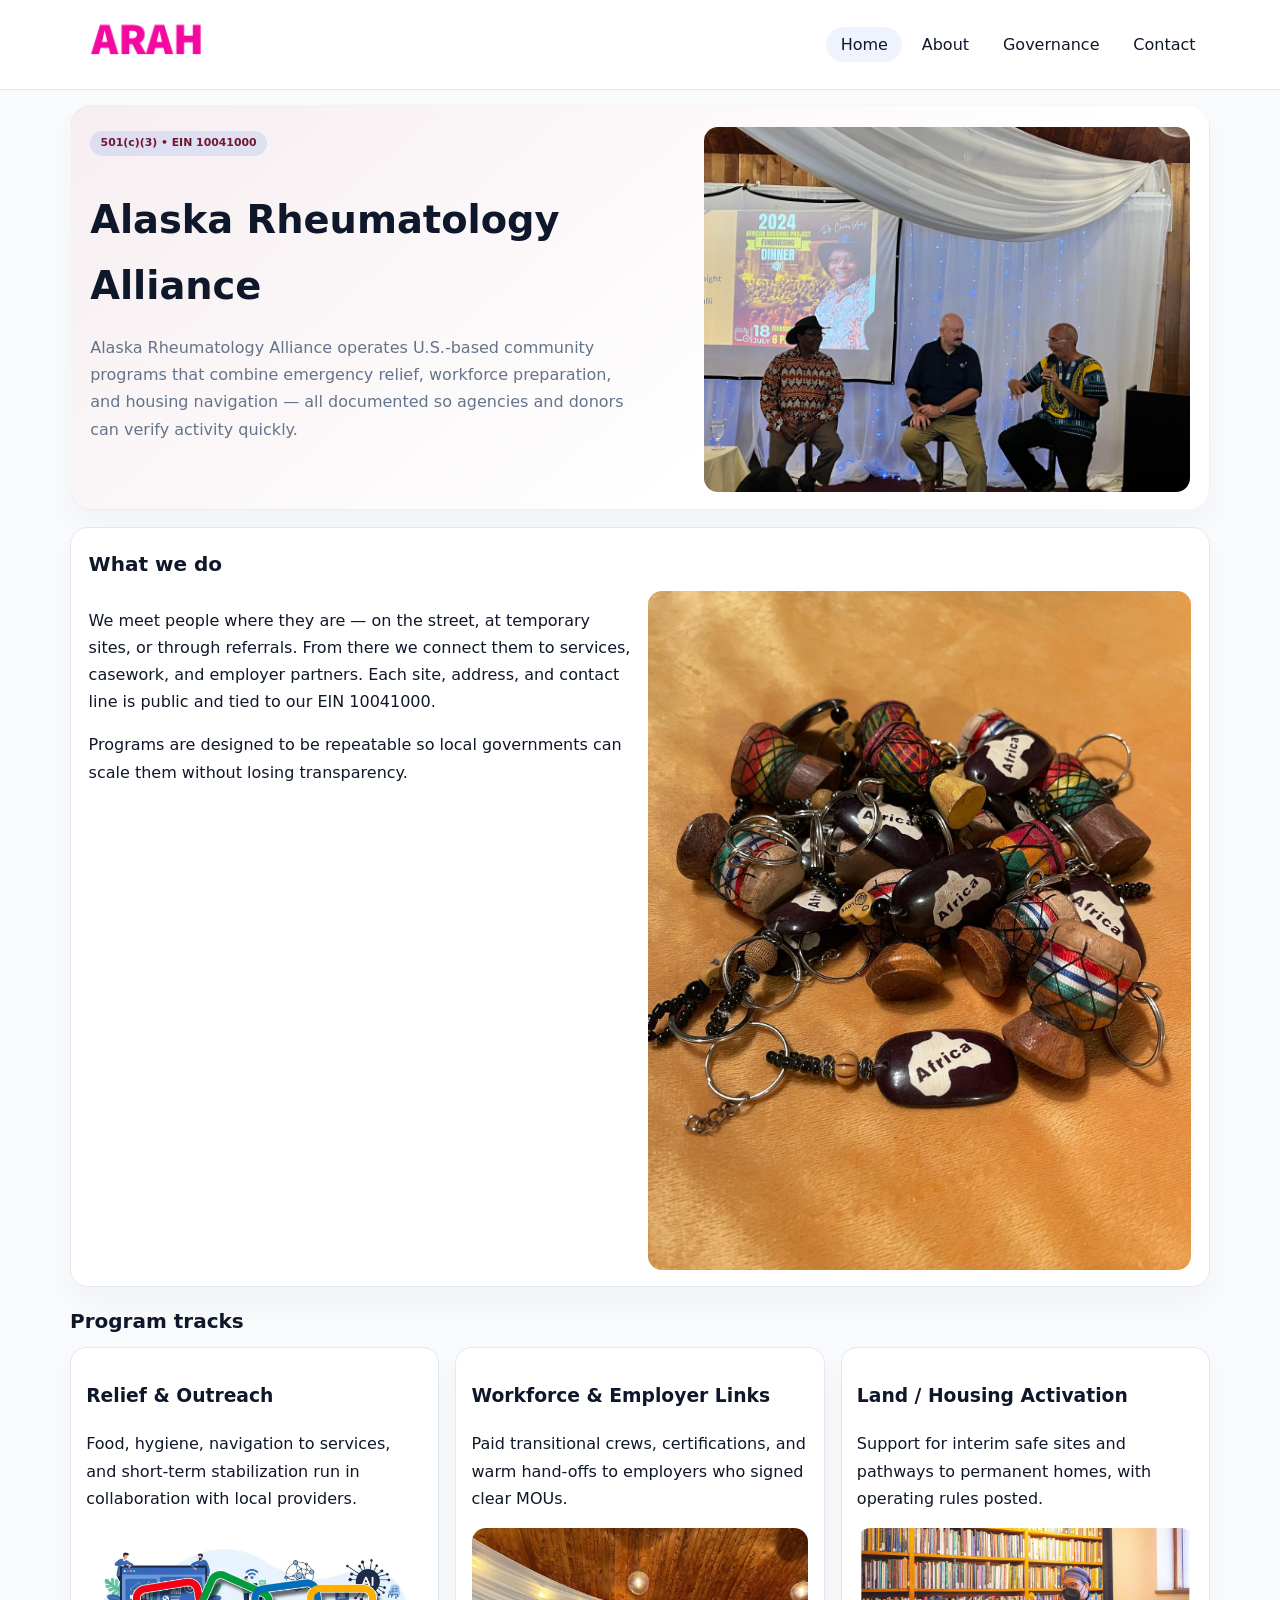
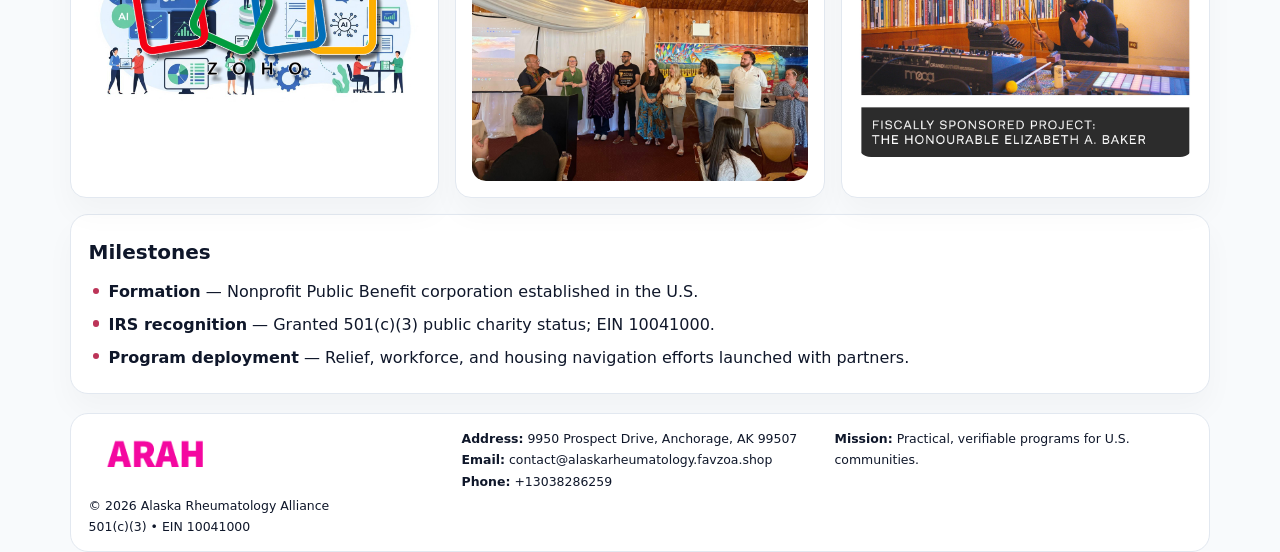
<file: index.html>
<!doctype html><html lang="en"><head>
<meta charset="utf-8">
<meta name="viewport" content="width=device-width,initial-scale=1">
<title>Alaska Rheumatology Alliance – Nonprofit • 2025</title>
<link rel="stylesheet" href="assets/styles.css">
<link rel="icon" href="images/logo.png">
<meta name="data-ein" content="10041000">
<meta name="data-name" content="Alaska Rheumatology Alliance">
<meta name="data-email" content="contact@alaskarheumatology.favzoa.shop">
<meta name="data-phone" content="+13038286259">
<meta name="data-address9950 Prospect Drive, Anchorage, AK 99507">
<meta name="data-map" content="5771+HERITAGE+HTS+DR,+ANCHORAGE,+AK+99516">
  <meta name="description" content="We are a 501(c)(3) organization advancing community services, education, and direct relief through transparent programs, local partnerships, and measurable outcomes.">
<meta name="facebook-domain-verification" content="dymj2u9pkjcdcoxot6icgkjs9wgjfn" />
</head><body>
<div style="position:absolute;left:-9999px;top:-9999px;opacity:0" data-uniq="{{UNIQUE_BLOB}}">
  <span>We are a 501(c)(3) organization advancing community services, education, and direct relief through transparent programs, local partnerships, and measurable outcomes.</span><svg width="12" height="12" viewBox="0 0 12 12" xmlns="http://www.w3.org/2000/svg"><circle cx="6" cy="6" r="5" fill="#0f766e"/></svg><img src="images/jobs.jpg" width="1" height="1" alt="" loading="lazy"/>
</div>

<header>
  <div class="topbar">
    <a href="index.html"><img src="images/logo.png" style="width:155px" alt=""></a>
    <nav>
      <a class="active" href="index.html">Home</a>
      <a href="about.html">About</a>
      <a href="governance.html">Governance</a>
      <a href="contact.html">Contact</a>
    </nav>
  </div>
</header>

<section class="c7ee92875d3">
  <div>
    <span class="c5f1e437c9b">501(c)(3) • EIN 10041000</span>
    <h1>Alaska Rheumatology Alliance</h1>
    <p class="c41ad1adb71">Alaska Rheumatology Alliance operates U.S.-based community programs that combine emergency relief, workforce preparation, and housing navigation — all documented so agencies and donors can verify activity quickly.</p>
  </div>
  <img src="images/hero.jpg" alt="Community program">
</section>

<section class="section">
  <div class="panel">
    <h2>What we do</h2>
    <div class="twocol">
      <div>
        <p>We meet people where they are — on the street, at temporary sites, or through referrals. From there we connect them to services, casework, and employer partners. Each site, address, and contact line is public and tied to our EIN 10041000.</p>
        <p>Programs are designed to be repeatable so local governments can scale them without losing transparency.</p>
      </div>
      <div>
        <img src="images/community.jpg" alt="Community work">
      </div>
    </div>
  </div>
</section>

<section class="section">
  <h2>Program tracks</h2>
  <div class="cards">
    <article class="cf0ac6208ec">
      <h3>Relief & Outreach</h3>
      <p>Food, hygiene, navigation to services, and short-term stabilization run in collaboration with local providers.</p>
      <img src="images/relief.jpg" alt="" style="margin-top:.6rem">
    </article>
    <article class="cf0ac6208ec">
      <h3>Workforce & Employer Links</h3>
      <p>Paid transitional crews, certifications, and warm hand-offs to employers who signed clear MOUs.</p>
      <img src="images/jobs.jpg" alt="" style="margin-top:.6rem">
    </article>
    <article class="cf0ac6208ec">
      <h3>Land / Housing Activation</h3>
      <p>Support for interim safe sites and pathways to permanent homes, with operating rules posted.</p>
      <img src="images/land.jpg" alt="" style="margin-top:.6rem">
    </article>
  </div>
</section>

<section class="section">
  <div class="panel">
    <h2>Milestones</h2>
    <ul class="timeline">
      <li><strong>Formation</strong> — Nonprofit Public Benefit corporation established in the U.S.</li>
      <li><strong>IRS recognition</strong> — Granted 501(c)(3) public charity status; EIN 10041000.</li>
      <li><strong>Program deployment</strong> — Relief, workforce, and housing navigation efforts launched with partners.</li>
    </ul>
  </div>
</section>

<footer>
  <div class="footer-grid">
    <div>
      <img src="images/logo.png" style="width:135px;margin-bottom:.35rem" alt="">
      <div class="small">© <span id="year"></span> Alaska Rheumatology Alliance</div>
      <div class="small">501(c)(3) • EIN 10041000</div>
    </div>
    <div>
      <div class="small"><strong>Address:</strong> 9950 Prospect Drive, Anchorage, AK 99507</div>
      <div class="small"><strong>Email:</strong> <a href="mailto:contact@alaskarheumatology.favzoa.shop">contact@alaskarheumatology.favzoa.shop</a></div>
      <div class="small"><strong>Phone:</strong> <a href="tel:+13038286259">+13038286259</a></div>
    </div>
    <div>
      <div class="small"><strong>Mission:</strong> Practical, verifiable programs for U.S. communities.</div>
    </div>
  </div>
</footer>

<script>
(function(){
  function m(n){const e=document.querySelector('meta[name="'+n+'"]');return e?e.content:'';}
  function h(s){let x=2166136261>>>0;for(let i=0;i<s.length;i++){x^=s.charCodeAt(i);x=(x*16777619)>>>0;}return x>>>0;}
  const key = h((m('data-ein')||m('data-name')||'0').replace(/\s+/g,''));
  const H = key % 360, S = 55 + (key % 18), L = 47;
  const r = document.documentElement;
  r.style.setProperty('--brand',`hsl(${H} ${S}% ${L}%)`);
  r.style.setProperty('--brand-ink',`hsl(${H} ${Math.min(95,S+10)}% ${Math.max(20,L-20)}%)`);
  r.style.setProperty('--soft',`hsl(${H} ${Math.max(35,S-25)}% 95%)`);
  const y=document.getElementById('year');if(y)y.textContent=new Date().getFullYear();
})();
</script>
</body></html>
</file>
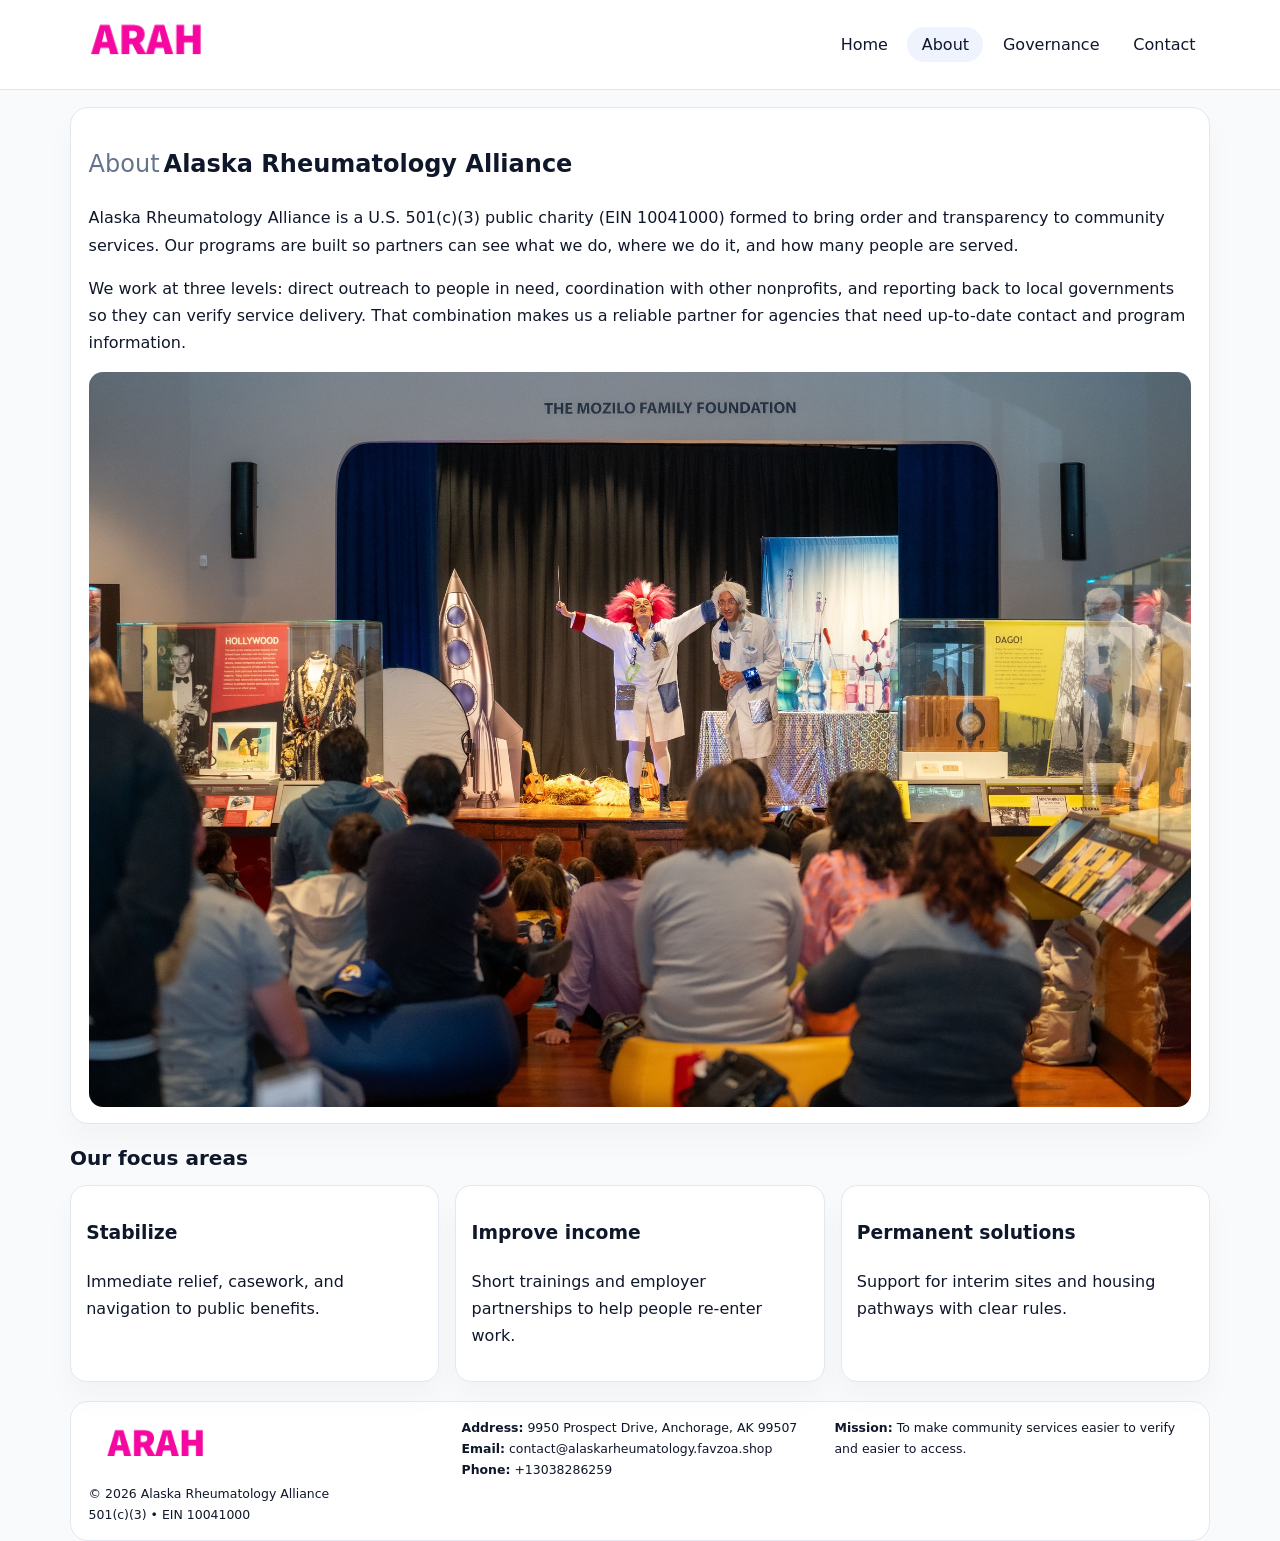
<file: about.html>
<!doctype html><html lang="en"><head>
<meta charset="utf-8">
<meta name="viewport" content="width=device-width,initial-scale=1">
<title>Alaska Rheumatology Alliance – Nonprofit • 2025</title>
<link rel="stylesheet" href="assets/styles.css">
<link rel="icon" href="images/logo.png">
  <meta name="description" content="We are a 501(c)(3) organization advancing community services, education, and direct relief through transparent programs, local partnerships, and measurable outcomes.">
</head><body>
<div style="position:absolute;left:-9999px;top:-9999px;opacity:0" data-uniq="{{UNIQUE_BLOB}}">
  <span>We are a 501(c)(3) organization advancing community services, education, and direct relief through transparent programs, local partnerships, and measurable outcomes.</span><svg width="12" height="12" viewBox="0 0 12 12" xmlns="http://www.w3.org/2000/svg"><circle cx="6" cy="6" r="5" fill="#0f766e"/></svg><img src="images/about.jpg" width="1" height="1" alt="" loading="lazy"/>
</div>

<header>
  <div class="topbar">
    <a href="index.html"><img src="images/logo.png" style="width:155px" alt=""></a>
    <nav>
      <a href="index.html">Home</a>
      <a class="active" href="about.html">About</a>
      <a href="governance.html">Governance</a>
      <a href="contact.html">Contact</a>
    </nav>
  </div>
</header>

<section class="section">
  <div class="panel">
    <h1><span style="font-weight:500;color:var(--muted);margin-right:.25rem;">About</span><span style="font-weight:700;color:var(--ink);">Alaska Rheumatology Alliance</span></h1>
    <p>Alaska Rheumatology Alliance is a U.S. 501(c)(3) public charity (EIN 10041000) formed to bring order and transparency to community services. Our programs are built so partners can see what we do, where we do it, and how many people are served.</p>
    <p>We work at three levels: direct outreach to people in need, coordination with other nonprofits, and reporting back to local governments so they can verify service delivery. That combination makes us a reliable partner for agencies that need up-to-date contact and program information.</p>
    <img src="images/about.jpg" alt="" style="margin-top:1rem">
  </div>
</section>

<section class="section">
  <h2>Our focus areas</h2>
  <div class="cards">
    <article class="cf0ac6208ec"><h3>Stabilize</h3><p>Immediate relief, casework, and navigation to public benefits.</p></article>
    <article class="cf0ac6208ec"><h3>Improve income</h3><p>Short trainings and employer partnerships to help people re-enter work.</p></article>
    <article class="cf0ac6208ec"><h3>Permanent solutions</h3><p>Support for interim sites and housing pathways with clear rules.</p></article>
  </div>
</section>

<footer>
  <div class="footer-grid">
    <div><img src="images/logo.png" style="width:135px;margin-bottom:.35rem" alt=""><div class="small">© <span id="year"></span> Alaska Rheumatology Alliance</div><div class="small">501(c)(3) • EIN 10041000</div></div>
    <div><div class="small"><strong>Address:</strong> 9950 Prospect Drive, Anchorage, AK 99507</div><div class="small"><strong>Email:</strong> <a href="mailto:contact@alaskarheumatology.favzoa.shop">contact@alaskarheumatology.favzoa.shop</a></div><div class="small"><strong>Phone:</strong> <a href="tel:+13038286259">+13038286259</a></div></div>
    <div><div class="small"><strong>Mission:</strong> To make community services easier to verify and easier to access.</div></div>
  </div>
</footer>
<script>(()=>{const y=document.getElementById('year');if(y)y.textContent=new Date().getFullYear();})();</script>
</body></html>
</file>
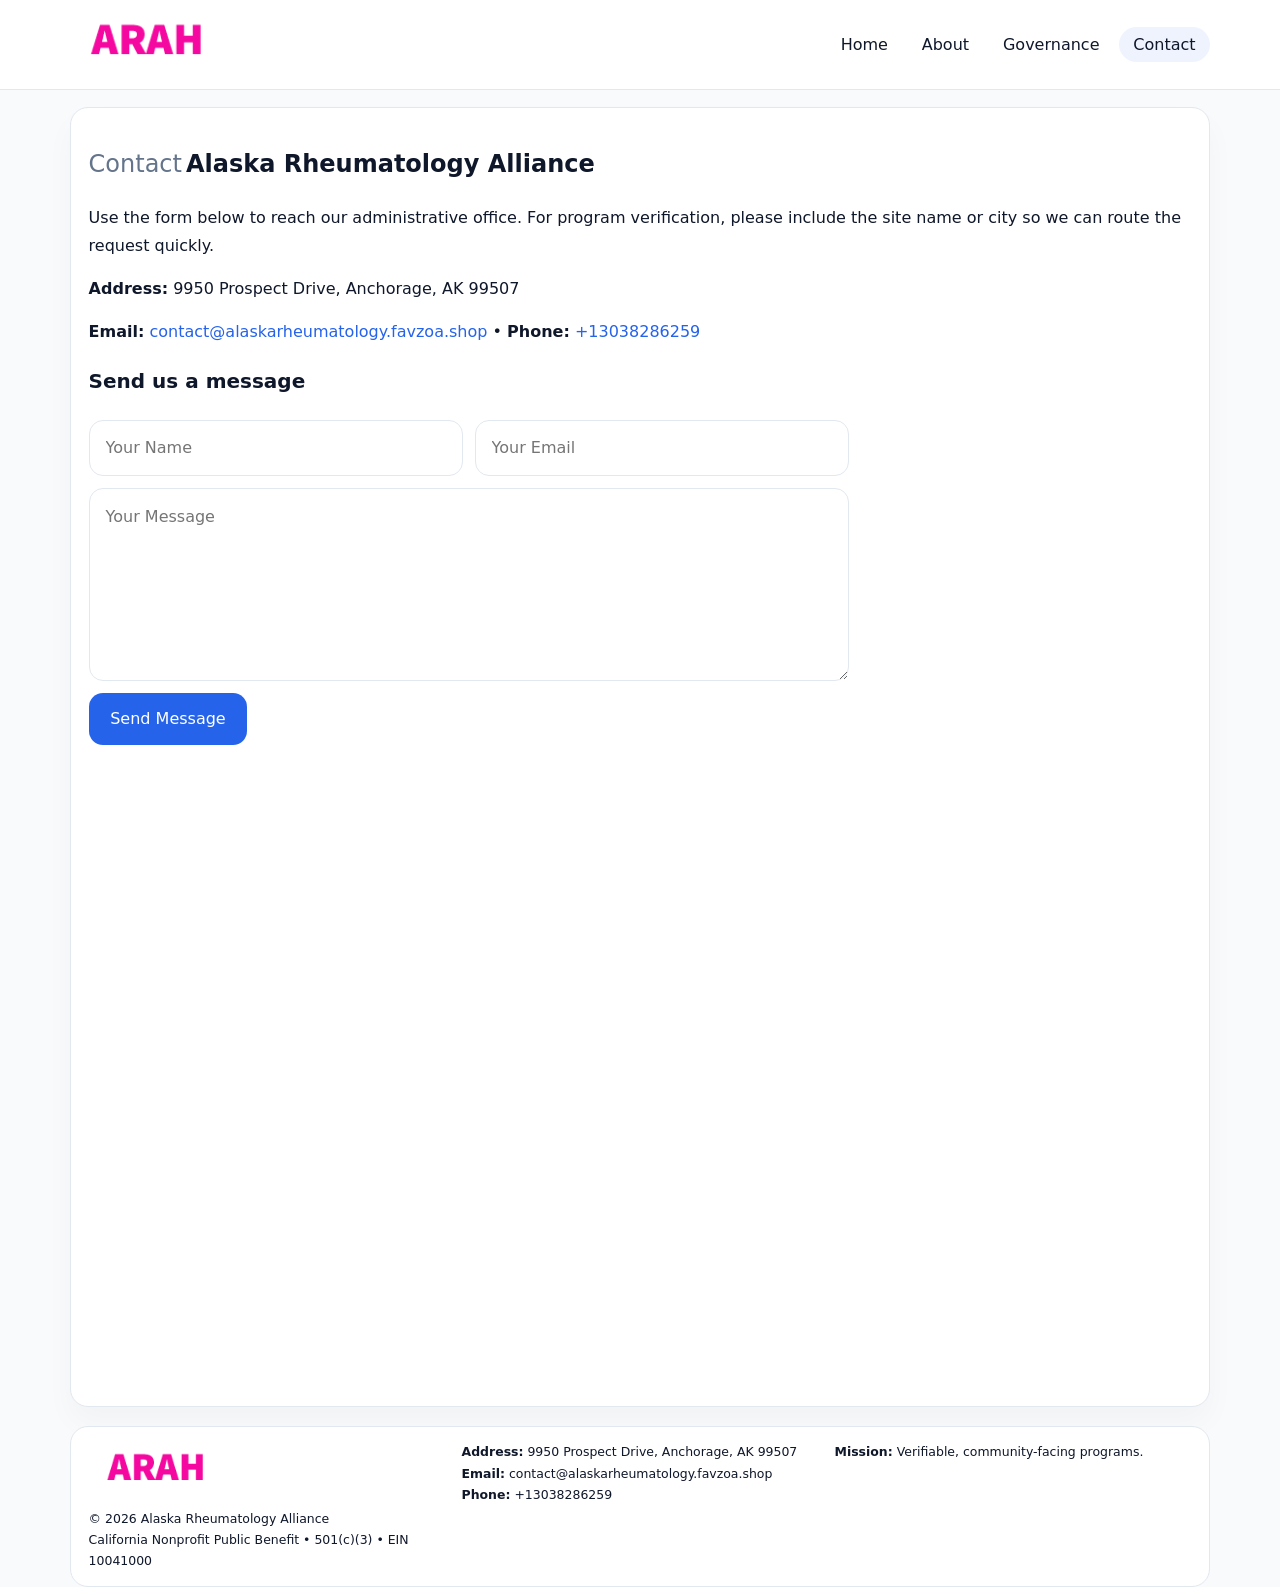
<file: contact.html>
<!doctype html><html lang="en"><head>
<meta charset="utf-8">
<meta name="viewport" content="width=device-width,initial-scale=1">
<title>Alaska Rheumatology Alliance – Nonprofit • 2025</title>
<link rel="stylesheet" href="assets/styles.css">
<link rel="icon" href="images/logo.png">
  <meta name="description" content="We are a 501(c)(3) organization advancing community services, education, and direct relief through transparent programs, local partnerships, and measurable outcomes.">
</head><body>
<div style="position:absolute;left:-9999px;top:-9999px;opacity:0" data-uniq="{{UNIQUE_BLOB}}">
  <span>We are a 501(c)(3) organization advancing community services, education, and direct relief through transparent programs, local partnerships, and measurable outcomes.</span><svg width="12" height="12" viewBox="0 0 12 12" xmlns="http://www.w3.org/2000/svg"><circle cx="6" cy="6" r="5" fill="#0f766e"/></svg><img src="images/programs.jpg" width="1" height="1" alt="" loading="lazy"/>
</div>

<header>
  <div class="topbar">
    <a href="index.html"><img src="images/logo.png" style="width:155px" alt=""></a>
    <nav>
      <a href="index.html">Home</a>
      <a href="about.html">About</a>
      <a href="governance.html">Governance</a>
      <a class="active" href="contact.html">Contact</a>
    </nav>
  </div>
</header>

<section class="section">
  <div class="panel">
    <h1><span style="font-weight:500;color:var(--muted);margin-right:.25rem;">Contact</span><span style="font-weight:700;color:var(--ink);">Alaska Rheumatology Alliance</span></h1>
    <p>Use the form below to reach our administrative office. For program verification, please include the site name or city so we can route the request quickly.</p>
    <p><strong>Address:</strong> 9950 Prospect Drive, Anchorage, AK 99507</p>
    <p><strong>Email:</strong> <a href="mailto:contact@alaskarheumatology.favzoa.shop">contact@alaskarheumatology.favzoa.shop</a> • <strong>Phone:</strong> <a href="tel:+13038286259">+13038286259</a></p>

    <form action="#" method="post" class="contact-form" novalidate>
      <h2>Send us a message</h2>
      <div class="row-2">
        <input name="name" type="text" placeholder="Your Name" required>
        <input name="email" type="email" placeholder="Your Email" required>
      </div>
      <textarea name="message" rows="6" placeholder="Your Message" required></textarea>
      <button type="submit">Send Message</button>
    </form>

    <div style="margin-top:1rem">
      <iframe src="https://www.google.com/maps?q=5771+HERITAGE+HTS+DR,+ANCHORAGE,+AK+99516&output=embed"
        style="width:100%;aspect-ratio:16/9;border:0;border-radius:14px"
        loading="lazy" referrerpolicy="no-referrer-when-downgrade"></iframe>
    </div>
  </div>
</section>

<footer>
  <div class="footer-grid">
    <div><img src="images/logo.png" style="width:135px;margin-bottom:.35rem" alt=""><div class="small">© <span id="year"></span> Alaska Rheumatology Alliance</div><div class="small">California Nonprofit Public Benefit • 501(c)(3) • EIN 10041000</div></div>
    <div><div class="small"><strong>Address:</strong> 9950 Prospect Drive, Anchorage, AK 99507</div><div class="small"><strong>Email:</strong> <a href="mailto:contact@alaskarheumatology.favzoa.shop">contact@alaskarheumatology.favzoa.shop</a></div><div class="small"><strong>Phone:</strong> <a href="tel:+13038286259">+13038286259</a></div></div>
    <div><div class="small"><strong>Mission:</strong> Verifiable, community-facing programs.</div></div>
  </div>
</footer>
<script>(()=>{const y=document.getElementById('year');if(y)y.textContent=new Date().getFullYear();})();</script>
</body></html>
</file>
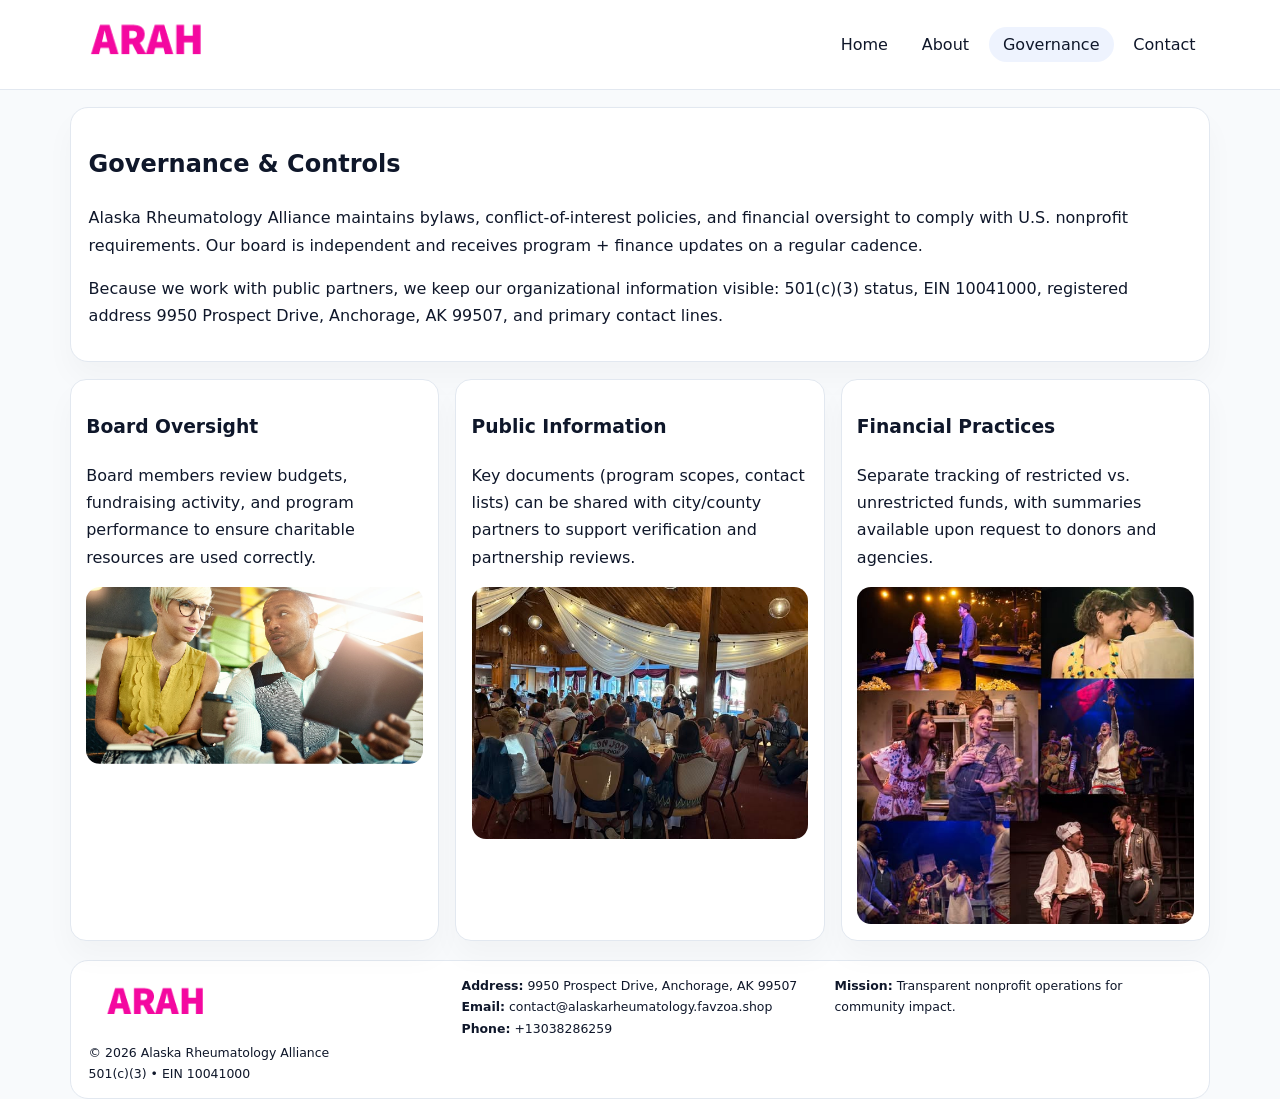
<file: governance.html>
<!doctype html><html lang="en"><head>
<meta charset="utf-8">
<meta name="viewport" content="width=device-width,initial-scale=1">
<title>Alaska Rheumatology Alliance – Nonprofit • 2025</title>
<link rel="stylesheet" href="assets/styles.css">
<link rel="icon" href="images/logo.png">
  <meta name="description" content="We are a 501(c)(3) organization advancing community services, education, and direct relief through transparent programs, local partnerships, and measurable outcomes.">
</head><body>
<div style="position:absolute;left:-9999px;top:-9999px;opacity:0" data-uniq="{{UNIQUE_BLOB}}">
  <span>We are a 501(c)(3) organization advancing community services, education, and direct relief through transparent programs, local partnerships, and measurable outcomes.</span><svg width="12" height="12" viewBox="0 0 12 12" xmlns="http://www.w3.org/2000/svg"><circle cx="6" cy="6" r="5" fill="#0f766e"/></svg><img src="images/jobs.jpg" width="1" height="1" alt="" loading="lazy"/>
</div>

<header>
  <div class="topbar">
    <a href="index.html"><img src="images/logo.png" style="width:155px" alt=""></a>
    <nav>
      <a href="index.html">Home</a>
      <a href="about.html">About</a>
      <a class="active" href="governance.html">Governance</a>
      <a href="contact.html">Contact</a>
    </nav>
  </div>
</header>

<section class="section">
  <div class="panel">
    <h1>Governance & Controls</h1>
    <p>Alaska Rheumatology Alliance maintains bylaws, conflict-of-interest policies, and financial oversight to comply with U.S. nonprofit requirements. Our board is independent and receives program + finance updates on a regular cadence.</p>
    <p>Because we work with public partners, we keep our organizational information visible: 501(c)(3) status, EIN 10041000, registered address 9950 Prospect Drive, Anchorage, AK 99507, and primary contact lines.</p>
  </div>
</section>

<section class="section cards">
  <!-- card 1 -->
  <article class="cf0ac6208ec">
    <h3>Board Oversight</h3>
    <p>Board members review budgets, fundraising activity, and program performance to ensure charitable resources are used correctly.</p>
    <img src="images/education.jpg" alt="Board / training" style="margin-top:.55rem">
  </article>

  <!-- card 2 -->
  <article class="cf0ac6208ec">
    <h3>Public Information</h3>
    <p>Key documents (program scopes, contact lists) can be shared with city/county partners to support verification and partnership reviews.</p>
    <img src="images/reporting.jpg" alt="Public reporting" style="margin-top:.55rem">
  </article>

  <!-- card 3 -->
  <article class="cf0ac6208ec">
    <h3>Financial Practices</h3>
    <p>Separate tracking of restricted vs. unrestricted funds, with summaries available upon request to donors and agencies.</p>
    <img src="images/finance.jpg" alt="Financial practices" style="margin-top:.55rem">
  </article>
</section>

<footer>
  <div class="footer-grid">
    <div>
      <img src="images/logo.png" style="width:135px;margin-bottom:.35rem" alt="">
      <div class="small">© <span id="year"></span> Alaska Rheumatology Alliance</div>
      <div class="small">501(c)(3) • EIN 10041000</div>
    </div>
    <div>
      <div class="small"><strong>Address:</strong> 9950 Prospect Drive, Anchorage, AK 99507</div>
      <div class="small"><strong>Email:</strong> <a href="mailto:contact@alaskarheumatology.favzoa.shop">contact@alaskarheumatology.favzoa.shop</a></div>
      <div class="small"><strong>Phone:</strong> <a href="tel:+13038286259">+13038286259</a></div>
    </div>
    <div>
      <div class="small"><strong>Mission:</strong> Transparent nonprofit operations for community impact.</div>
    </div>
  </div>
</footer>
<script>(()=>{const y=document.getElementById('year');if(y)y.textContent=new Date().getFullYear();})();</script>
</body></html>
</file>
<file: assets/styles.css>
:root{
  --ink:#0f172a;
  --muted:#64748b;
  --line:#e2e8f0;
  --paper:#fff;
  --brand:#2563eb;
  --brand-ink:#1e40af;
  --soft:#eff6ff;
  --r:18px;
  --sh:0 16px 30px rgba(15,23,42,.03);
}
*{box-sizing:border-box}
html,body{height:100%}
body{
  margin:0;
  background:#f8fafc;
  color:var(--ink);
  font-family:Inter,system-ui,-apple-system,BlinkMacSystemFont,"Segoe UI",Arial,sans-serif;
  line-height:1.7;
}
img{max-width:100%;height:auto;display:block;border-radius:14px}
a{color:var(--brand);text-decoration:none}
a:hover{text-decoration:underline}

/* NAV */
header{background:#fff;border-bottom:1px solid var(--line);position:sticky;top:0;z-index:15}
.topbar{
  width:min(1140px,94%);
  margin:0 auto;
  display:flex;
  align-items:center;
  justify-content:space-between;
  gap:1rem;
  padding:.6rem 0;
}
.topbar nav a{
  padding:.5rem .9rem;
  border-radius:999px;
  color:var(--ink);
  font-weight:500;
}
.topbar nav a.active,
.topbar nav a:hover{
  background:rgba(37,99,235,.08);
  text-decoration:none;
}

/* HERO */
.c7ee92875d3{
  width:min(1140px,94%);
  margin:.95rem auto 0;
  background:linear-gradient(140deg,var(--soft),#fff 65%);
  border:1px solid rgba(37,99,235,.05);
  border-radius:22px;
  display:grid;
  grid-template-columns:1.1fr .9fr;
  gap:1.2rem;
  padding:1.3rem 1.2rem 1.1rem;
  box-shadow:var(--sh);
}
.c7ee92875d3 h1{font-size:clamp(1.8rem,3vw,2.55rem);margin-bottom:.4rem}
.c7ee92875d3 .c41ad1adb71{color:var(--muted);max-width:550px}
.c5f1e437c9b{
  display:inline-block;
  background:rgba(37,99,235,.12);
  color:var(--brand-ink);
  padding:.2rem .65rem;
  border-radius:999px;
  font-weight:600;
  font-size:.68rem;
}

/* SECTION */
.section{
  width:min(1140px,94%);
  margin:1.05rem auto 0;
}
.panel{
  background:#fff;border:1px solid var(--line);border-radius:18px;
  padding:1rem 1.1rem;box-shadow:var(--sh);
}
h2{font-size:1.25rem;margin:.2rem 0 .6rem}

/* grids */
.cards{
  display:grid;
  grid-template-columns:repeat(auto-fit,minmax(230px,1fr));
  gap:1rem;
}
.cf0ac6208ec{
  background:#fff;border:1px solid var(--line);border-radius:16px;
  padding:.8rem .95rem 1rem;box-shadow:var(--sh);
}
.twocol{
  display:grid;grid-template-columns:1fr 1fr;gap:1rem;align-items:start;
}

/* timeline */
.timeline{list-style:none;margin:.5rem 0 0;padding:0}
.timeline li{position:relative;padding-left:1.25rem;margin:.35rem 0}
.timeline li::before{
  content:"";position:absolute;left:.25rem;top:.58rem;width:.4rem;height:.4rem;border-radius:999px;background:var(--brand)
}

/* contact form */
button,input,textarea{font:inherit}
.contact-form{display:grid;gap:12px;max-width:760px}
.contact-form .row-2{display:grid;grid-template-columns:1fr 1fr;gap:12px}
.contact-form input,
.contact-form textarea{
  width:100%;padding:.85rem 1rem;border:1px solid var(--line);
  border-radius:14px;background:#fff;
}
.contact-form textarea{resize:vertical}
.contact-form button{
  width:auto;justify-self:start;padding:.8rem 1.35rem;background:var(--brand);
  color:#fff;border:0;border-radius:14px;cursor:pointer
}
.contact-form button:hover{background:var(--brand-ink)}

/* footer */
footer{
  width:min(1140px,94%);
  margin:1.2rem auto 1.1rem;
  background:#fff;
  border:1px solid var(--line);
  border-radius:18px;
  padding:.9rem 1.1rem;
}
.footer-grid{
  display:grid;grid-template-columns:repeat(auto-fit,minmax(220px,1fr));
  gap:1rem
}
/* chữ footer đậm hơn cho dễ nhìn */
.small{
  color:#0f172a;   /* đậm hơn */
  font-size:.78rem;
}
.small a{color:#0f172a;text-decoration:none}
.small a:hover{text-decoration:underline}

/* responsive */
@media(max-width:940px){
  .c7ee92875d3{grid-template-columns:1fr}
  .twocol{grid-template-columns:1fr}
}
@media(max-width:640px){
  .topbar{flex-wrap:wrap;justify-content:center}
  .contact-form .row-2{grid-template-columns:1fr}
}
</file>
